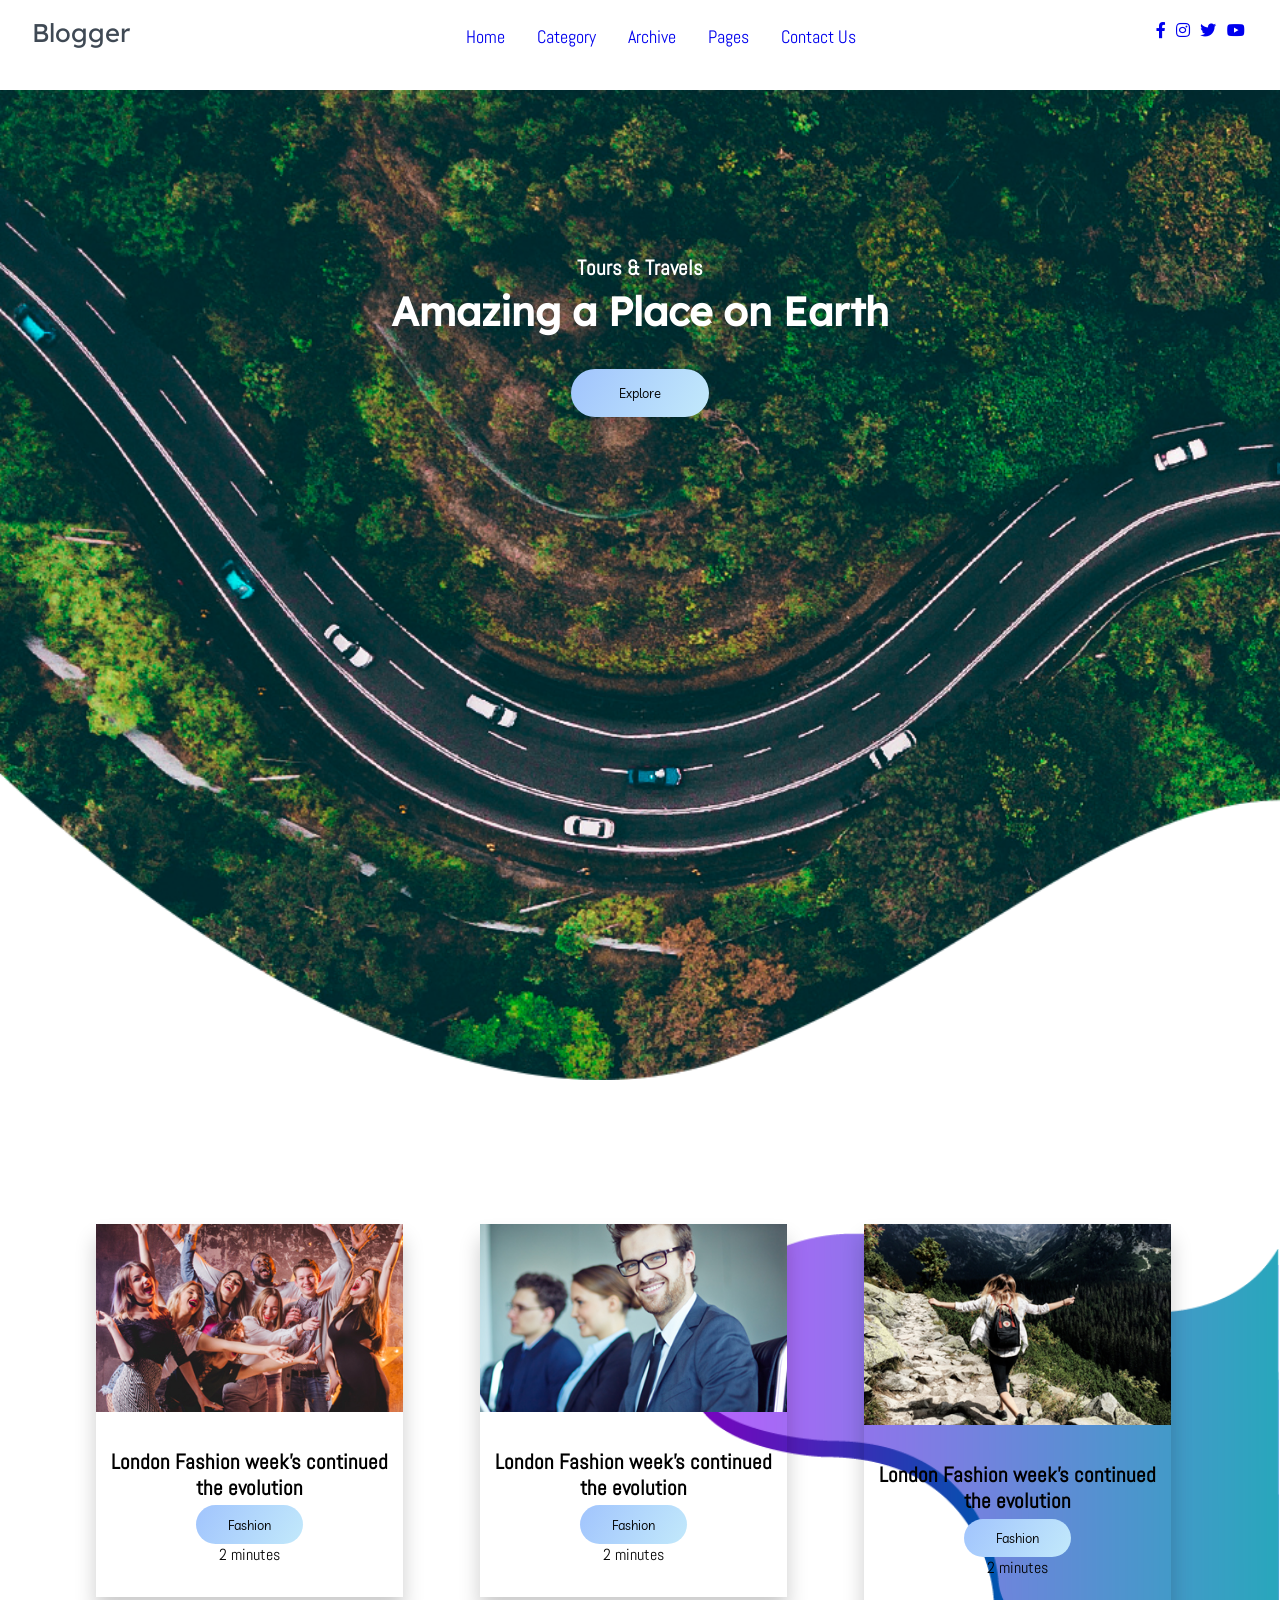
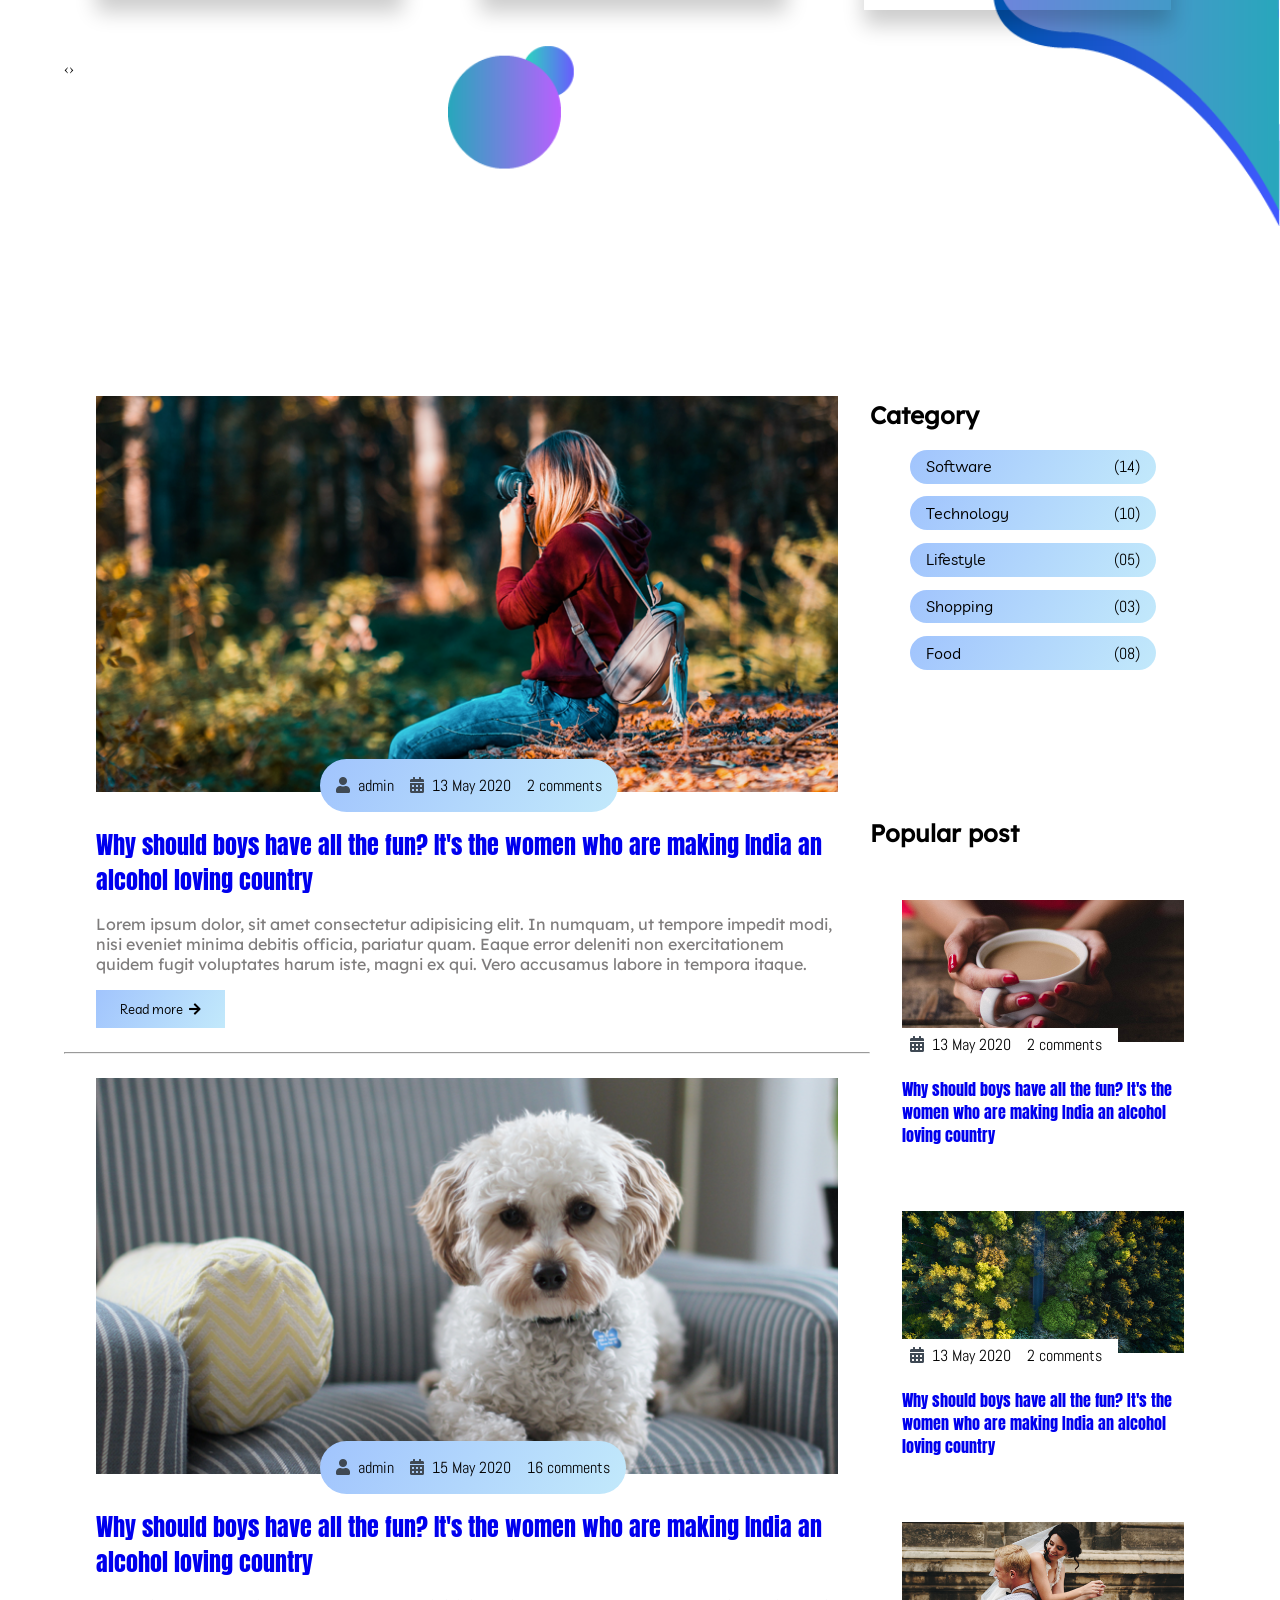
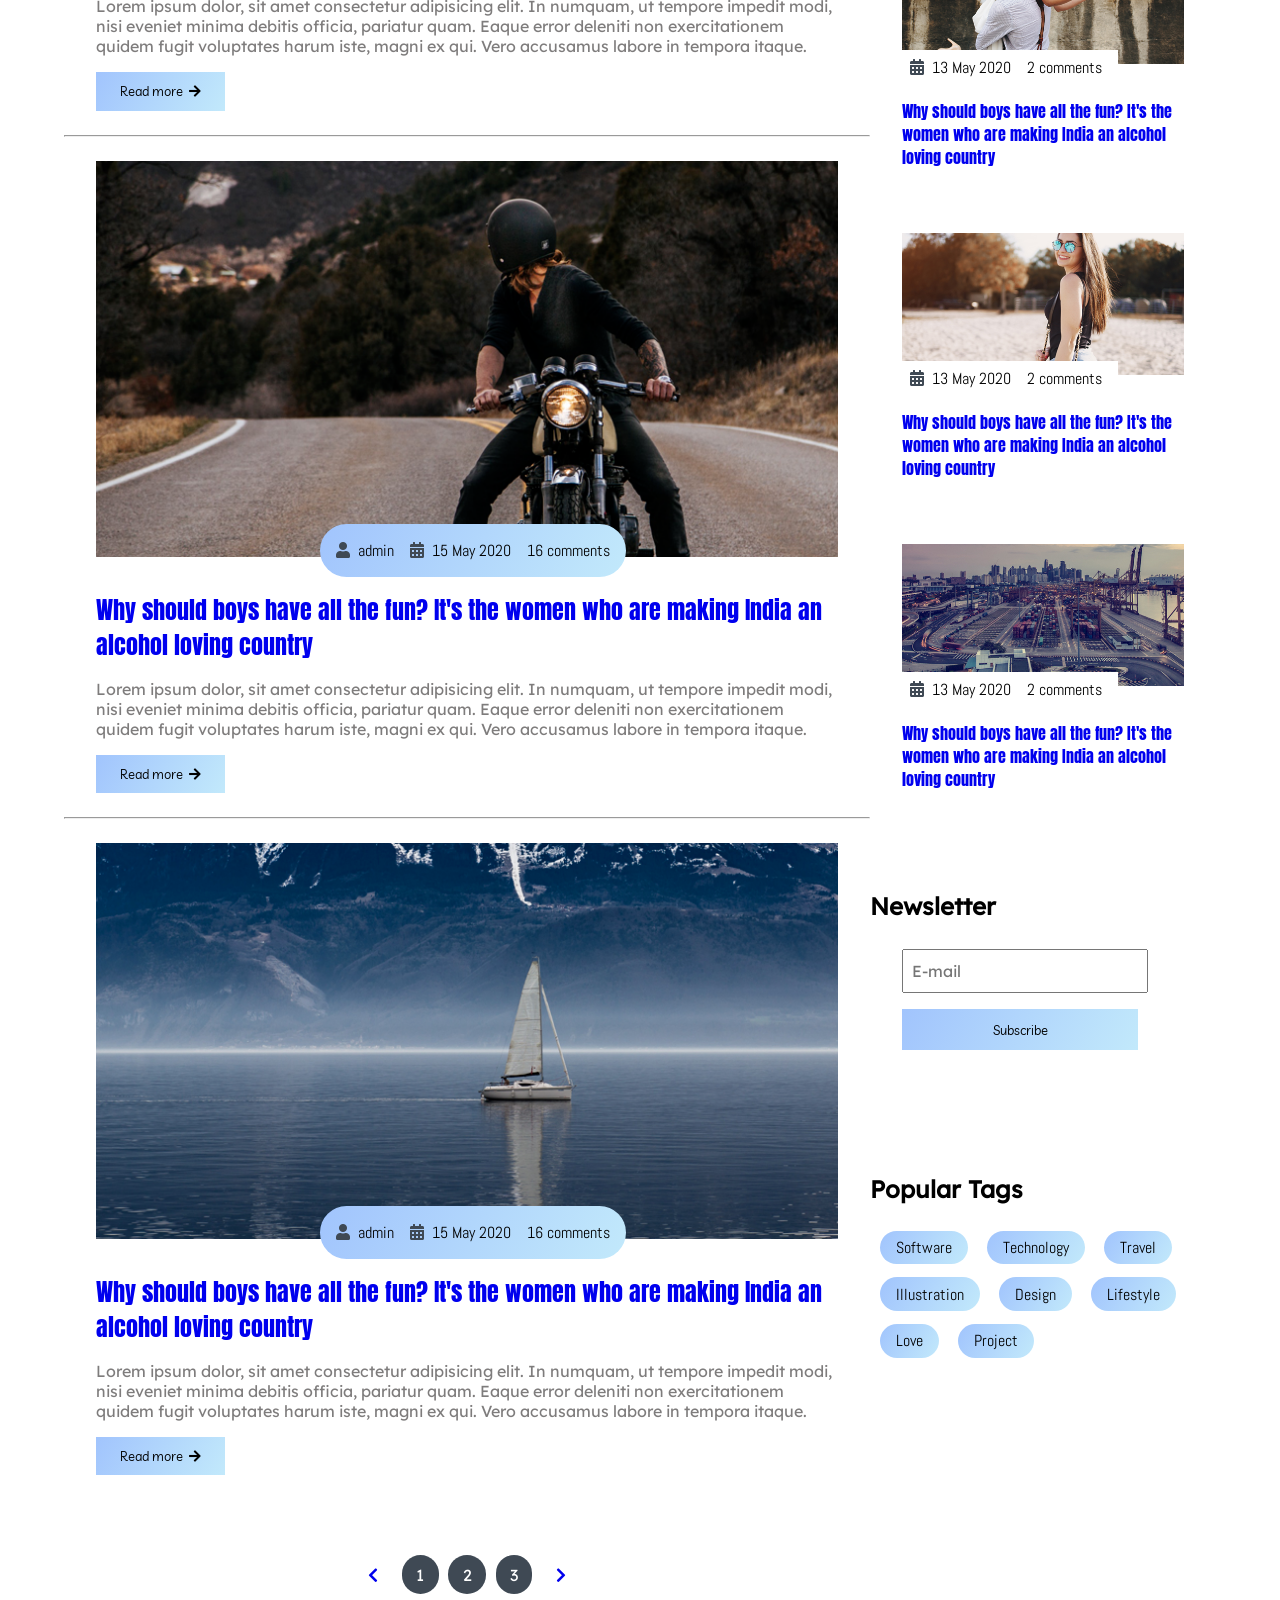
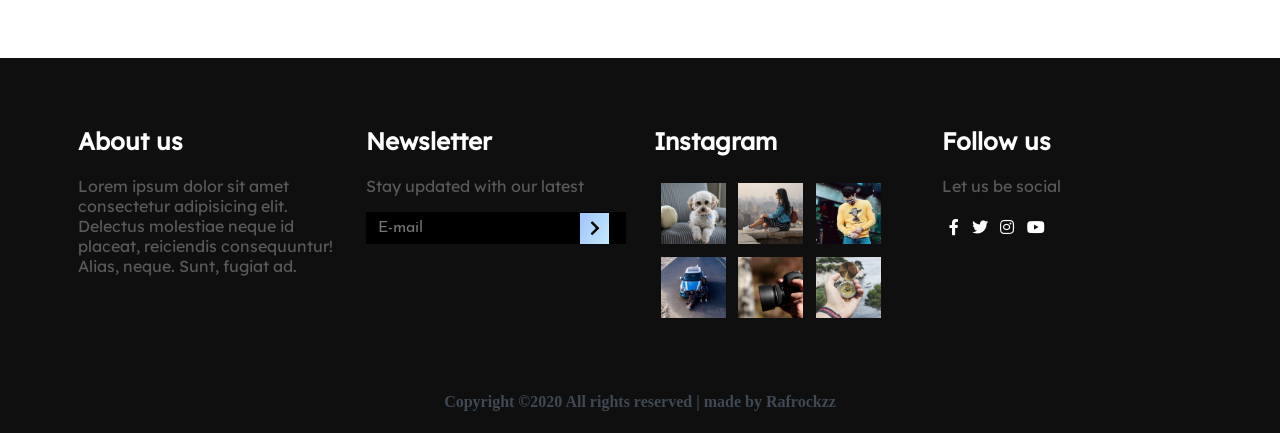
<file: index.html>
<!DOCTYPE html>
<html lang="en">
<head>
    <title>Blogger</title>
    <meta charset="UTF-8">
    <meta http-equiv="X-UA-Compatible" content="ie=edge">
    <meta name="viewport" content="width=device-width, initial scale=1.0">

    <!---Font awesome icons---->
    <link rel="stylesheet" href="./css/all.css">
   
    <!------Owl Carousel---->
    <link rel="stylesheet" href="./css/owl.carousel.min.css">
    <link rel="stylesheet" href="./css/owl.carousel.min.css">

    <!----Custom Style---->
    <link rel="stylesheet" href="./css/style.css">
   
</head>

<body>

    <!---------Navigation--------->
    <nav class="nav">
        <div class="nav-menu flex-row">
            <div class="nav-brand">
                <a href="#" class="text-gray">Blogger</a>
            </div>
            <div class="toggle-collapse">
                <div class="toggle-icons">
                    <i class="fas fa-bars"></i>
                </div>
            </div>
            <div>
                <ul class="nav-items">
                    <li class="nav-link">
                        <a href="#">Home</a>
                    </li>
                    <li class="nav-link">
                        <a href="#">Category</a>
                    </li>
                    <li class="nav-link">
                        <a href="#">Archive</a>
                    </li>
                    <li class="nav-link">
                        <a href="#">Pages</a>
                    </li>
                    <li class="nav-link">
                        <a href="#">Contact Us</a>
                    </li>
                </ul>
            </div>
            <div class="social text_gray">
                <a href="#"><i class="fab fa-facebook-f"></i></a>
                <a href="#"><i class="fab fa-instagram"></i></a>
                <a href="#"><i class="fab fa-twitter"></i></a>
                <a href="#"><i class="fab fa-youtube"></i></a>
            </div>
        </div>
    </nav>
    <!----x----Navigation----x---->

    <!--------------------------Main Section--------------------------->
    <main>
        <!-----------------Site Title--------------------->
        <section class="site-title">
            <div class="site-background">
                <h3>Tours & Travels</h3>
                <h1>Amazing a Place on Earth</h1>
                <button class="btn">Explore</button>
            </div>
        </section>
        <!---------x-------Site Title---------x------------>
        
        <!----------------Blog Carousel-------------------->
        <section>
            <div class="blog">
                <div class="container">
                    <div class="owl-carousel owl-theme blog-post">
                        <div class="blog-content">
                            <img src="./assets/Blog-post/post-1.jpg" alt="post-1">
                            <div class="blog-title">
                                <h3>London Fashion week's continued the evolution</h3>
                                <button class="btn btn-blog">Fashion</button>
                                <span>2 minutes</span>
                            </div>
                        </div>
                        <div class="blog-content">
                            <img src="./assets/Blog-post/post-3.jpg" alt="post-3">
                            <div class="blog-title">
                                <h3>London Fashion week's continued the evolution</h3>
                                <button class="btn btn-blog">Fashion</button>
                                <span>2 minutes</span>
                            </div>
                        </div>
                        <div class="blog-content">
                            <img src="./assets/Blog-post/post-2.jpg" alt="post-2">
                            <div class="blog-title">
                                <h3>London Fashion week's continued the evolution</h3>
                                <button class="btn btn-blog">Fashion</button>
                                <span>2 minutes</span>
                            </div>
                        </div>
                        <div class="blog-content">
                            <img src="./assets/Blog-post/post-5.png" alt="post-5">
                            <div class="blog-title">
                                <h3>London Fashion week's continued the evolution</h3>
                                <button class="btn btn-blog">Fashion</button>
                                <span>2 minutes</span>
                            </div>
                        </div>
                    </div>
                </div>
            </div> 
        </section>
        <!--------x-------Blog Carousel--------x--------->

        <!----------------Site Content-------------------->
        <section class="container">
            <div class="site-content">
                <div class="posts">
                    <div class="post-content">
                        <div class="post-image">
                            <div>
                                <img src="./assets/Blog-post/blog1.png" class="img" alt="blog1">
                            </div>
                            <div class="post-info flex-row">
                                <span><i class="fas fa-user text-gray"></i>&nbsp; admin &nbsp; &nbsp;</span>
                                <span><i class="fas fa-calendar-alt text-gray"></i>&nbsp; 13 May 2020</span>
                                <span>&nbsp; &nbsp; 2 comments</span>
                            </div>
                        </div>
                        <div class="post-title">
                            <a href="#">Why should boys have all the fun? It's the women who are making India an alcohol loving country</a>
                            <p>Lorem ipsum dolor, sit amet consectetur adipisicing elit. In numquam, ut tempore impedit modi, nisi eveniet minima debitis officia, pariatur quam. Eaque error deleniti non exercitationem quidem fugit voluptates harum iste, magni ex qui. Vero accusamus labore in tempora itaque.</p>
                            <button class="btn post-btn">Read more &nbsp;<i class="fas fa-arrow-right"></i></button>
                        </div>
                    </div>
                    <hr> 
                    <div class="post-content">
                        <div class="post-image">
                            <div>
                                <img src="./assets/Blog-post/blog2.png" class="img" alt="blog1">
                            </div>
                            <div class="post-info flex-row">
                                <span><i class="fas fa-user text-gray"></i>&nbsp; admin &nbsp; &nbsp;</span>
                                <span><i class="fas fa-calendar-alt text-gray"></i>&nbsp; 15 May 2020</span>
                                <span>&nbsp; &nbsp; 16 comments</span>
                            </div>
                        </div>
                        <div class="post-title">
                            <a href="#">Why should boys have all the fun? It's the women who are making India an alcohol loving country</a>
                            <p>Lorem ipsum dolor, sit amet consectetur adipisicing elit. In numquam, ut tempore impedit modi, nisi eveniet minima debitis officia, pariatur quam. Eaque error deleniti non exercitationem quidem fugit voluptates harum iste, magni ex qui. Vero accusamus labore in tempora itaque.</p>
                            <button class="btn post-btn">Read more &nbsp;<i class="fas fa-arrow-right"></i></button>
                        </div>
                    </div>
                    <hr> 
                    <div class="post-content">
                        <div class="post-image">
                            <div>
                                <img src="./assets/Blog-post/blog3.png" class="img" alt="blog1">
                            </div>
                            <div class="post-info flex-row">
                                <span><i class="fas fa-user text-gray"></i>&nbsp; admin &nbsp; &nbsp;</span>
                                <span><i class="fas fa-calendar-alt text-gray"></i>&nbsp; 15 May 2020</span>
                                <span>&nbsp; &nbsp; 16 comments</span>
                            </div>
                        </div>
                        <div class="post-title">
                            <a href="#">Why should boys have all the fun? It's the women who are making India an alcohol loving country</a>
                            <p>Lorem ipsum dolor, sit amet consectetur adipisicing elit. In numquam, ut tempore impedit modi, nisi eveniet minima debitis officia, pariatur quam. Eaque error deleniti non exercitationem quidem fugit voluptates harum iste, magni ex qui. Vero accusamus labore in tempora itaque.</p>
                            <button class="btn post-btn">Read more &nbsp;<i class="fas fa-arrow-right"></i></button>
                        </div>
                    </div>
                    <hr> 
                    <div class="post-content">
                        <div class="post-image">
                            <div>
                                <img src="./assets/Blog-post/blog4.png" class="img" alt="blog1">
                            </div>
                            <div class="post-info flex-row">
                                <span><i class="fas fa-user text-gray"></i>&nbsp; admin &nbsp; &nbsp;</span>
                                <span><i class="fas fa-calendar-alt text-gray"></i>&nbsp; 15 May 2020</span>
                                <span>&nbsp; &nbsp; 16 comments</span>
                            </div>
                        </div>
                        <div class="post-title">
                            <a href="#">Why should boys have all the fun? It's the women who are making India an alcohol loving country</a>
                            <p>Lorem ipsum dolor, sit amet consectetur adipisicing elit. In numquam, ut tempore impedit modi, nisi eveniet minima debitis officia, pariatur quam. Eaque error deleniti non exercitationem quidem fugit voluptates harum iste, magni ex qui. Vero accusamus labore in tempora itaque.</p>
                            <button class="btn post-btn">Read more &nbsp;<i class="fas fa-arrow-right"></i></button>
                        </div>
                    </div>
                    <div class="pagination flex-row">
                        <a href="#"><i class="fas fa-chevron-left"></i></a>
                        <a href="#" class="pages">1</a>
                        <a href="#" class="pages">2</a>
                        <a href="#" class="pages">3</a>
                        <a href="#"><i class="fas fa-chevron-right"></i></a>
                    </div>
                </div>
                <aside class="sidebar">
                    <div class="category">
                        <h2>Category</h2>
                        <ul class="category-list">
                            <li class="list-items">
                                <a href="#">Software</a>
                                <span>(14)</span>
                            </li>
                            <li class="list-items">
                                <a href="#">Technology</a>
                                <span>(10)</span>
                            </li>
                            <li class="list-items">
                                <a href="#">Lifestyle</a>
                                <span>(05)</span>
                            </li>
                            <li class="list-items">
                                <a href="#">Shopping</a>
                                <span>(03)</span>
                            </li>
                            <li class="list-items">
                                <a href="#">Food</a>
                                <span>(08)</span>
                            </li>
                        </ul>
                    </div>
                    <div class="popular-post">
                        <h2>Popular post</h2>
                        <div class="post-content">
                            <div class="post-image">
                                <div>
                                    <img src="./assets/popular-post/m-blog-1.jpg" class="img" alt="blog1">
                                </div>
                                <div class="post-info flex-row">
                                    <span><i class="fas fa-calendar-alt text-gray"></i>&nbsp; 13 May 2020</span>
                                    <span>&nbsp; &nbsp; 2 comments</span>
                                </div>
                            </div>
                            <div class="post-title">
                                <a href="#">Why should boys have all the fun? It's the women who are making India an alcohol loving country</a>
                            </div>
                        </div>
                        <div class="post-content">
                            <div class="post-image">
                                <div>
                                    <img src="./assets/popular-post/m-blog-2.jpg" class="img" alt="blog1">
                                </div>
                                <div class="post-info flex-row">
                                    <span><i class="fas fa-calendar-alt text-gray"></i>&nbsp; 13 May 2020</span>
                                    <span>&nbsp; &nbsp; 2 comments</span>
                                </div>
                            </div>
                            <div class="post-title">
                                <a href="#">Why should boys have all the fun? It's the women who are making India an alcohol loving country</a>
                            </div>
                        </div>
                        <div class="post-content">
                            <div class="post-image">
                                <div>
                                    <img src="./assets/popular-post/m-blog-3.jpg" class="img" alt="blog1">
                                </div>
                                <div class="post-info flex-row">
                                    <span><i class="fas fa-calendar-alt text-gray"></i>&nbsp; 13 May 2020</span>
                                    <span>&nbsp; &nbsp; 2 comments</span>
                                </div>
                            </div>
                            <div class="post-title">
                                <a href="#">Why should boys have all the fun? It's the women who are making India an alcohol loving country</a>
                            </div>
                        </div>
                        <div class="post-content">
                            <div class="post-image">
                                <div>
                                    <img src="./assets/popular-post/m-blog-4.jpg" class="img" alt="blog1">
                                </div>
                                <div class="post-info flex-row">
                                    <span><i class="fas fa-calendar-alt text-gray"></i>&nbsp; 13 May 2020</span>
                                    <span>&nbsp; &nbsp; 2 comments</span>
                                </div>
                            </div>
                            <div class="post-title">
                                <a href="#">Why should boys have all the fun? It's the women who are making India an alcohol loving country</a>
                            </div>
                        </div>
                        <div class="post-content">
                            <div class="post-image">
                                <div>
                                    <img src="./assets/popular-post/m-blog-5.jpg" class="img" alt="blog1">
                                </div>
                                <div class="post-info flex-row">
                                    <span><i class="fas fa-calendar-alt text-gray"></i>&nbsp; 13 May 2020</span>
                                    <span>&nbsp; &nbsp; 2 comments</span>
                                </div>
                            </div>
                            <div class="post-title">
                                <a href="#">Why should boys have all the fun? It's the women who are making India an alcohol loving country</a>
                            </div>
                        </div>
                    </div>
                    <div class="newsletter">
                        <h2>Newsletter</h2>
                        <div class="form-element">
                            <input type="text" class="input-element" placeholder="E-mail">
                            <button class="btn form-btn">Subscribe</button>
                        </div>
                    </div>
                    <div class="popular-tags">
                        <h2>Popular Tags</h2>
                        <div class="tag-block flex-row">
                            <span class="tag">Software</span>
                            <span class="tag">Technology</span>
                            <span class="tag">Travel</span>
                            <span class="tag">Illustration</span>
                            <span class="tag">Design</span>
                            <span class="tag">Lifestyle</span>
                            <span class="tag">Love</span>
                            <span class="tag">Project</span>
                        </div>
                    </div>
                </aside>
            </div>
        </section>        
         <!--------x--------Site Content----------x---------->

    </main>
    <!-------------x-------------Main Section--------------x------------->

    <!--------------------------------Footer----------------------------->
    <footer class="footer">
        <div class="container">
            <div class="about-us">
                <h2>About us</h2>
                <p>Lorem ipsum dolor sit amet consectetur adipisicing elit. Delectus molestiae neque id placeat, reiciendis consequuntur! Alias, neque. Sunt, fugiat ad.</p>
            </div>
            <div class="newsletter">
                <h2>Newsletter</h2>
                <p>Stay updated with our latest</p>
                <div class="form-element">
                    <input type="text" placeholder="E-mail">
                    <span><i class="fas fa-chevron-right"></i></span>
                </div>
            </div>
            <div class="instagram">
                <h2>Instagram</h2>
                <div class="flex-row">
                    <img src="./assets/instagram/thumb-card3.png" alt="insta 1">
                    <img src="./assets/instagram/thumb-card4.png" alt="insta 2">
                    <img src="./assets/instagram/thumb-card5.png" alt="insta 3">
                </div>
                <div class="flex-row">    
                    <img src="./assets/instagram/thumb-card6.png" alt="insta 4">
                    <img src="./assets/instagram/thumb-card7.png" alt="insta 5">
                    <img src="./assets/instagram/thumb-card8.png" alt="insta 6">
                </div>
            </div>
            <div class="follow-us">
                <h2>Follow us</h2>
                <p>Let us be social</p>
                <div class="social-icons flex-row">
                    <i class="fab fa-facebook-f"></i>
                    <i class="fab fa-twitter"></i>
                    <i class="fab fa-instagram"></i>
                    <i class="fab fa-youtube"></i>
                </div>
            </div>
        </div>
        <div class="rights flex-row">
            <h4 class="text-gray">
                Copyright ©2020 All rights reserved | made by Rafrockzz
            </h4>
        </div>
    </footer>
    <!-----------x--------------------Footer-----------------x----------->
    <!----Jquery Library file---->
    <script src="./js/jquery3.5.1.min.js"></script>

    <!-------Owl Carousel Js------->
    <script src="./js/owl.carousel.min.js"></script>

    <!----Custom Javascript file---->
    <script src="./js/main.js"></script>
</body>

</html>
</file>
<file: css/style.css>
@import url('../css/fonts.css');

html body{
    margin: 0%;
    box-sizing: border-box;
    overflow-x: hidden;
}

:root{
    /*----Theme colors-----*/
    --text-gray: #3f4954;
    --text-light: #686666da;
    --bg-color: #0f0f0f;
    --midnight: #104f55;

    /*-------gradient color--------*/
    --sky: linear-gradient(120deg, #a1c4fd 0%, #c2e9fb 100%);

    /*----Theme font-family-----*/
    --Abel: "Abel", "cursive";
    --Anton: "Anton", "cursive";
    --Josefin: "josefin", "cursive";
    --Lexend: "Lexend", "cursive";
    --Livvic: "Livvic", "cursive";
}

/*------Global Classes-----*/
a{
    text-decoration: none;
} 
 
.flex-row{
    display: flex;
    flex-direction: row;
    flex-wrap: wrap ; 
}

ul{
    list-style-type: none;
}

h1{
    font-family: var(--Lexend);
    font-size: 2.5rem;
}

h2{
    font-family: var(--Lexend);
}

h3{
    font-family: var(--Abel);
    font-size: 1.3rem;
}

button.btn{
    border: none;
    border-radius: 2rem;
    padding: 1rem 3rem;
    font-family: var(--Livvic);
    cursor: pointer;
}

span{
    font-family: var(--Abel);
}

.container{
    margin: 0 5vw;
}

.text-gray{
    color: var(--text-gray);
}

p{
    font-family: var(--Lexend);
    color: var(--text-light);
}
/*------Global Classes------*/



/*------navbar------*/
.nav{
    background: white;
    padding: 0 2rem;
    height: 0rem;
    min-height: 10vh;
    overflow: hidden;
    transition: height .5s ease-in-out;
    
}

.nav .nav-menu{
    justify-content: space-between;
}

.nav .toggle-collapse{
    position: absolute;
    top: 0%;
    width:90%;
    cursor: pointer;
    display: none;
}

.nav .toggle-collapse .toggle-icons{
    display: flex;
    justify-content: flex-end;
    padding: 1.7rem 0;
}

.nav .toggle-collapse .toggle-icons i{
    font-size: 1.4rem;
    color: var(--text-gray);
}

.collapse{
    height: 30rem;

}

.nav .nav-items{
    display: flex;
    margin: 0;
}

.nav .nav-items .nav-link{
    padding: 1.6rem 1rem;
    font-size: 1.1rem;
    position: relative;
    font-family: var(--Abel);
    font-size: 1.1rem;
}

/*-----Hover color change nav-links------*/
.nav .nav-items .nav-link:hover{
    background-color: var(--midnight);
}

.nav .nav-items .nav-link:hover a{
    color: white;
}

.nav .nav-brand a{
    font-size: 1.6rem;
    padding: 1rem 0;
    display: block;
    font-family: var(--Lexend);
    font-size: 1.6rem;
}

.nav .social{
    padding: 1.4rem 0;
}

.nav .social i{
    padding: 0 .2rem;
}

.nav .social i:hover{
    color: #a1c4cf;
}

/*---------------------Main Content----------------------*/
/*-------------Site Title---------------*/
main .site-title{
    background: url("../assets/Background-image.png");
    background-size: cover;
    height: 110vh;
    display: flex;
    justify-content: center;
}

main .site-title .site-background{
    padding-top: 10rem;
    text-align: center;
    color: white;
}

main .site-title h1, h3{
    margin: .3rem;
}

main .site-title .btn{
    margin: 1.8rem;
    background: var(--sky);
}

main .site-title .btn:hover{
    background: transparent;
    border: 1px solid white;
    color: white;
}

/*-------x------Site Title-------x--------*/

/*-----------Blog Carousel-------------*/
main .blog{
    background: url("../assets/Abract01.png");
    background-repeat: no-repeat;
    background-position: right;
    height: 100vh;
    width: 100%;
    background-size: 65%;
}

main .blog .blog-post{
    padding-top: 6rem;
}

main .blog-post .blog-content{
    display: flex;
    flex-direction: column;
    text-align: center;
    width: 80%;
    margin: 3rem 2rem;
    box-shadow: 0 15px 20px rgba(0, 0, 0, 0.2);
}

main .blog-content .blog-title{
    padding: 2rem 0;
}

main .blog-content .btn-blog{
    padding: .7rem 2rem;
    background: var(--sky);
}

main .blog-content span{
    display: block;
}

/*-----x------Blog Carousel------x-------*/

/*------------Site Content---------------*/
main .site-content{
    display: grid;
    grid-template-columns: 70% 30%;
}

main .post-content{
    width: 100%;
}

main .site-content .post-content> .post-image, .post-title{
    padding: 1rem 2rem;
    position: relative;
    
}

main .site-content .post-content> .post-image .post-info{
    background: var(--sky);
    padding: 1rem;
    position: absolute;
    bottom: 0%;
    left: 20vw;
    border-radius: 3rem;
}

main .site-content .post-content> .post-image> div{
    overflow: hidden;
}

main .site-content .post-content> .post-image .img{
    width: 100%;
    transition: all 1s ease;
}

main .site-content .post-content> .post-image .img:hover{
    transform: scale(1.3);
}

main .post-content .post-title a{
    font-family: var(--Anton);
    font-size: 1.5rem;
}

.site-content .post-content .post-title .post-btn{
    border-radius: 0;
    padding: .7rem 1.5rem;
    background: var(--sky) ;
} 

.site-content .pagination{
    justify-content: center; 
    color: var(--text-gray);
    margin: 4rem 0;
}

.site-content .pagination a{
    padding: .6rem .9rem;
    border-radius: 2rem;
    margin: 0 .3rem;
    font-family: var(--Lexend);
}

.site-content .pagination .pages{
    background: var(--text-gray);
    color: white;
}
/*------x------Site Content-------x--------*/

/*--------------Sidebar-----------------*/
.site-content > .sidebar .category-list .list-items{
    font-family: var(--Livvic);
    background: var(--sky);
    padding: .4rem 1rem;
    margin: .8rem 0;
    border-radius: 3rem;
    width: 70%;
    display: flex;
    justify-content: space-between;
}

.site-content > .sidebar .category-list .list-items a{
    color: black;
}

.site-content .sidebar .popular-post .post-content{
    padding: 1rem 0;
}

.site-content .sidebar .popular-post h2{
    padding-top: 8rem;
}

.site-content .sidebar .popular-post .post-info{
    padding: .4rem 1rem !important;
    bottom: 0rem !important;
    left: 1.5rem !important;
    border-radius: 0rem !important;
    background: white !important;
}

.site-content .sidebar .popular-post .post-title a{
    font-size: 1rem;
}

.site-content .sidebar .newsletter{
    padding-top: 3rem;
}

.site-content .sidebar .newsletter .form-element{
    padding: .5rem 2rem;
}

.site-content .sidebar .newsletter .input-element{
    width: 80%;
    height: 1.9rem;
    padding: .3rem .5rem;
    font-family: var(--Lexend);
    font-size: 1rem;
}

.site-content .sidebar .newsletter .form-btn{
    border-radius: 0;
    padding: .8rem 32%;
    margin: 1rem 0;
    background: var(--sky);
}

.site-content .sidebar .popular-tags{
    padding: 5rem 0;
}

.site-content .sidebar .popular-tags .tag-block .tag{
    background: var(--sky);
    padding: .4rem 1rem;
    border-radius: 3rem;
    margin: .4rem .6rem;
}
/*-------x-------Sidebar--------x---------*/

/*--------x------Main Content-------x--------*/

/*------------------Footer--------------------*/
footer.footer{
    height: 100%;
    background: var(--bg-color);
    position: relative;
}

footer.footer .container{
    display: grid;
    grid-template-columns: repeat(4,1fr);
}

footer.footer .container > div{
    flex-grow: 1;
    flex-basis: 0;
    padding: 3rem .9rem;
}

footer.footer .container h2{
    color: white;
}

footer.footer .newsletter .form-element{
    background: black;
    display: inline-block;
}

footer.footer .newsletter .form-element input{
    padding: .5rem .7rem;
    border: none;
    background: transparent;
    color: white;
    font-family: var(--Josefin);
    font-size: 1rem;
    width: 71%;
}

footer.footer .newsletter .form-element span{
    background: var(--sky);
    padding: .3rem .6rem;
    cursor: pointer;
    position: relative;
    top: .1rem;
    left: .2rem;
}

footer.footer .instagram img{
    display: inline-block;
    width: 25%;
    height: 50%;
    margin: .4rem .4rem;
}

footer.footer .follow-us .social-icons i{ 
    color: white;
    padding: .4rem;
}

footer.footer .copyright{
    width: 100%;
}

footer.footer .rights{
    justify-content: center;
}
/*-------x-----------Footer----------x----------*/

/*----Viewport less than or equal to 750px----*/
@media only screen and (max-width: 750px){
    .nav .nav-menu, .nav .nav-items{
        flex-direction: column;
    }
    .nav .toggle-collapse{
        display: initial;
    }
}
/*----Viewport less than or equal to 750px----*/
</file>
